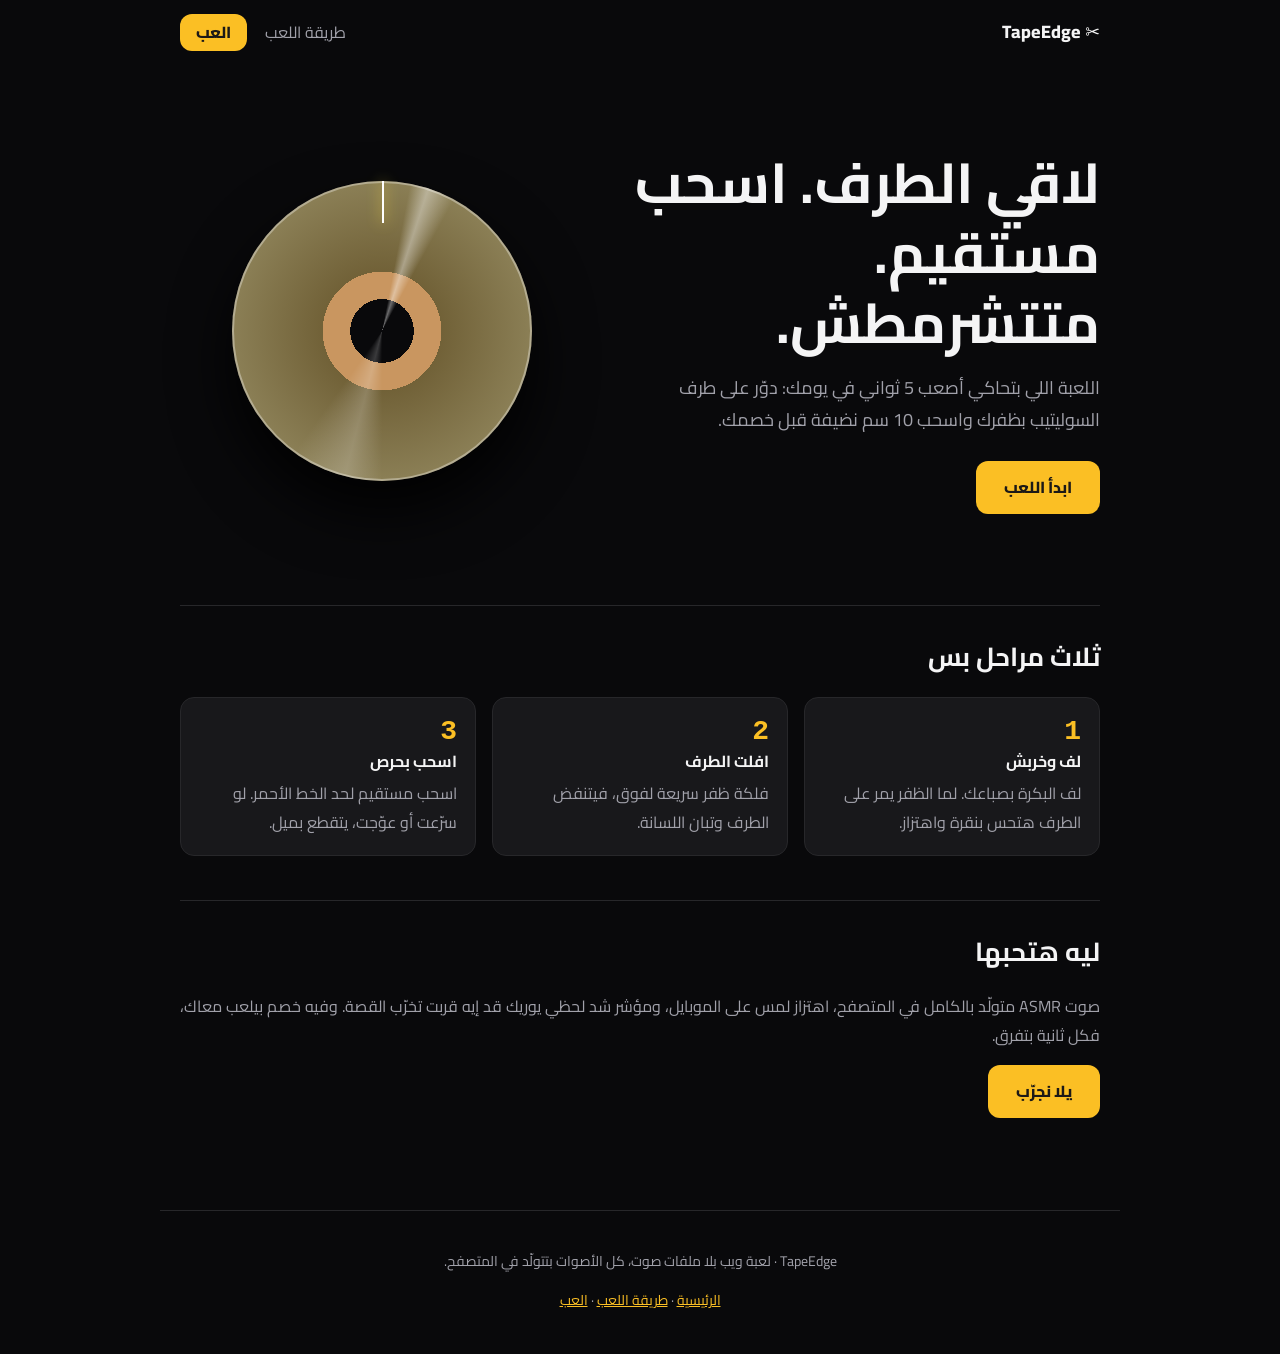
<file: index.html>
<!DOCTYPE html>
<html lang="ar" dir="rtl"><head><meta charset="utf-8">
<meta name="viewport" content="width=device-width, initial-scale=1, viewport-fit=cover">
<title>TapeEdge – حرب طرف السوليتيب</title><meta name="description" content="سباق ثنائي: لاقي طرف السوليتيب واسحب 10 سم مستقيمة قبل خصمك.">
<link href="https://fonts.googleapis.com/css2?family=Cairo:wght@500;800&display=swap" rel="stylesheet"><link rel="stylesheet" href="css/site.css"></head>
<body><header class="top"><a class="brand" href="index.html">✂ TapeEdge</a><nav><a href="how-to-play.html">طريقة اللعب</a><a class="cta sm" href="play.html">العب</a></nav></header><main>
<div class="hero"><div><h1>لاقي الطرف. اسحب مستقيم. متتشرمطش.</h1>
<p>اللعبة اللي بتحاكي أصعب 5 ثواني في يومك: دوّر على طرف السوليتيب بظفرك واسحب 10 سم نضيفة قبل خصمك.</p>
<a class="cta" href="play.html">ابدأ اللعب</a></div><div class="roll" role="img" aria-label="بكرة سوليتيب"><i></i></div></div>
<section><h2>ثلاث مراحل بس</h2><ol class="steps">
<li><b>لف وخربش</b><span>لف البكرة بصباعك. لما الظفر يمر على الطرف هتحس بنقرة واهتزاز.</span></li>
<li><b>افلت الطرف</b><span>فلكة ظفر سريعة لفوق، فيتنفض الطرف وتبان اللسانة.</span></li>
<li><b>اسحب بحرص</b><span>اسحب مستقيم لحد الخط الأحمر. لو سرّعت أو عوّجت، يتقطع بميل.</span></li></ol></section>
<section><h2>ليه هتحبها</h2><p class="dim">صوت ASMR متولّد بالكامل في المتصفح، اهتزاز لمس على الموبايل، ومؤشر شد لحظي يوريك قد إيه قربت تخرّب القصة. وفيه خصم بيلعب معاك، فكل ثانية بتفرق.</p>
<p><a class="cta" href="play.html">يلا نجرّب</a></p></section></main><footer><p>TapeEdge · لعبة ويب بلا ملفات صوت، كل الأصوات بتتولّد في المتصفح.</p><p><a href="index.html">الرئيسية</a> · <a href="how-to-play.html">طريقة اللعب</a> · <a href="play.html">العب</a></p></footer></body></html>
</file>
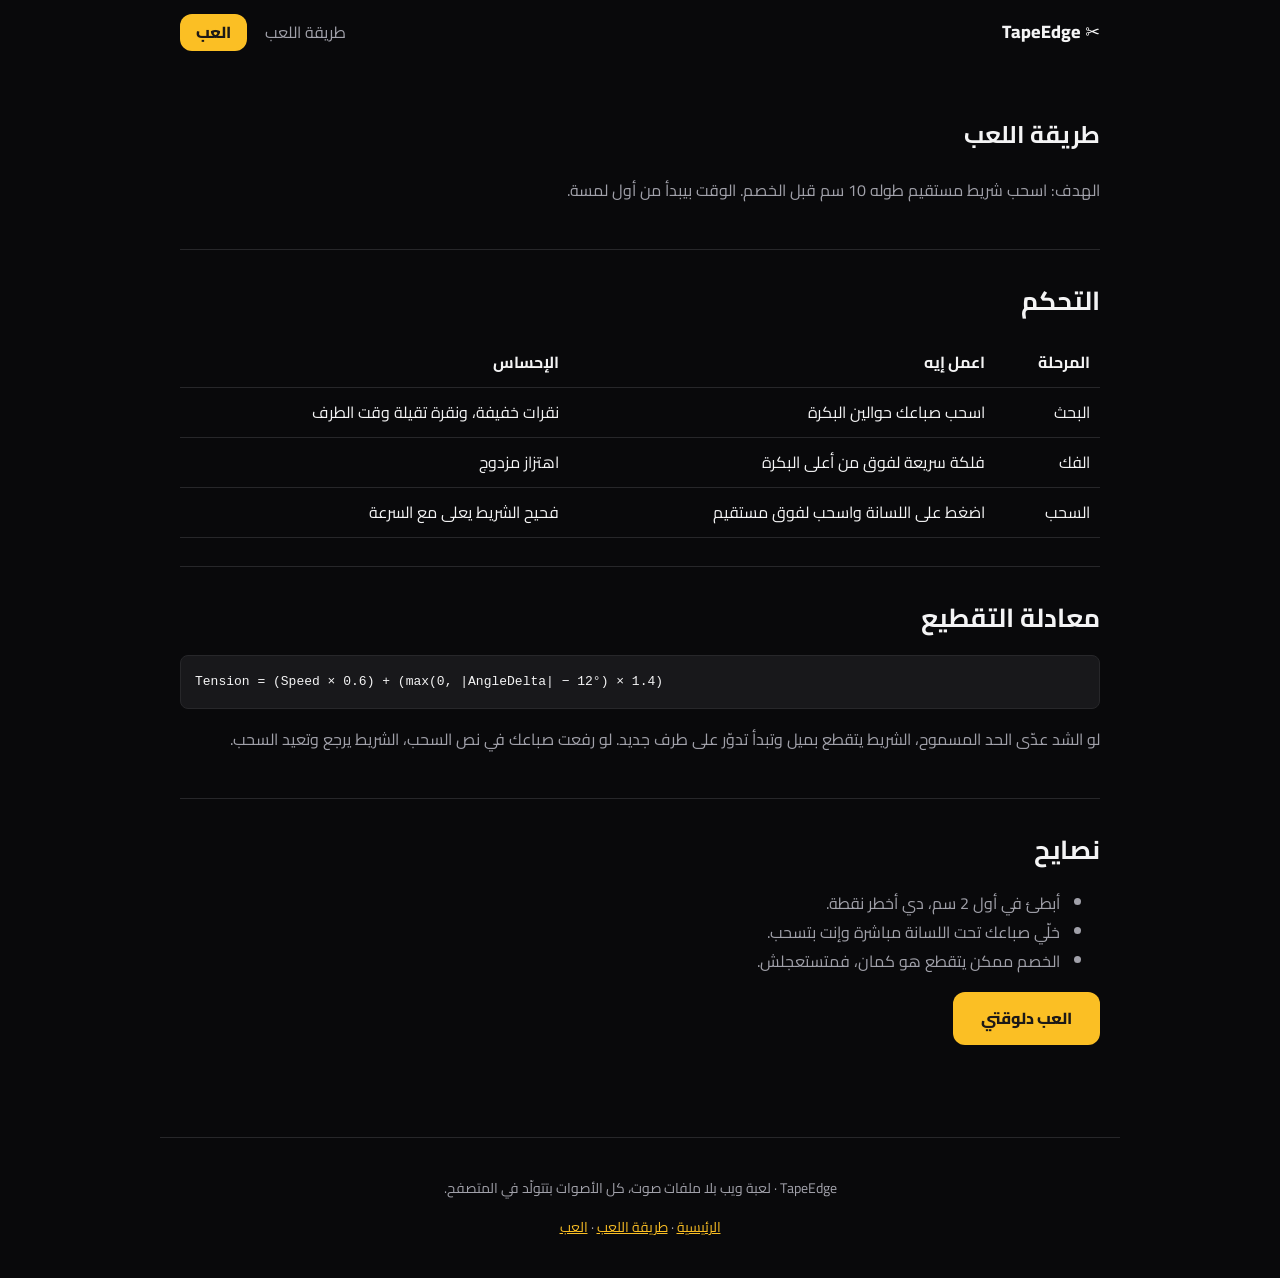
<file: how-to-play.html>
<!DOCTYPE html>
<html lang="ar" dir="rtl"><head><meta charset="utf-8">
<meta name="viewport" content="width=device-width, initial-scale=1, viewport-fit=cover">
<title>طريقة اللعب – TapeEdge</title><meta name="description" content="التحكم، معادلة الشد، ونصايح لسحب شريط نضيف.">
<link href="https://fonts.googleapis.com/css2?family=Cairo:wght@500;800&display=swap" rel="stylesheet"><link rel="stylesheet" href="css/site.css"></head>
<body><header class="top"><a class="brand" href="index.html">✂ TapeEdge</a><nav><a href="how-to-play.html">طريقة اللعب</a><a class="cta sm" href="play.html">العب</a></nav></header><main>
<section style="border:0"><h1>طريقة اللعب</h1><p class="dim">الهدف: اسحب شريط مستقيم طوله 10 سم قبل الخصم. الوقت بيبدأ من أول لمسة.</p></section>
<section><h2>التحكم</h2><div class="scroll"><table><tr><th>المرحلة</th><th>اعمل إيه</th><th>الإحساس</th></tr>
<tr><td>البحث</td><td>اسحب صباعك حوالين البكرة</td><td>نقرات خفيفة، ونقرة تقيلة وقت الطرف</td></tr>
<tr><td>الفك</td><td>فلكة سريعة لفوق من أعلى البكرة</td><td>اهتزاز مزدوج</td></tr>
<tr><td>السحب</td><td>اضغط على اللسانة واسحب لفوق مستقيم</td><td>فحيح الشريط يعلى مع السرعة</td></tr></table></div></section>
<section><h2>معادلة التقطيع</h2><pre>Tension = (Speed × 0.6) + (max(0, |AngleDelta| − 12°) × 1.4)</pre>
<p class="dim">لو الشد عدّى الحد المسموح، الشريط يتقطع بميل وتبدأ تدوّر على طرف جديد. لو رفعت صباعك في نص السحب، الشريط يرجع وتعيد السحب.</p></section>
<section><h2>نصايح</h2><ul class="dim"><li>أبطئ في أول 2 سم، دي أخطر نقطة.</li><li>خلّي صباعك تحت اللسانة مباشرة وإنت بتسحب.</li><li>الخصم ممكن يتقطع هو كمان، فمتستعجلش.</li></ul>
<p><a class="cta" href="play.html">العب دلوقتي</a></p></section></main><footer><p>TapeEdge · لعبة ويب بلا ملفات صوت، كل الأصوات بتتولّد في المتصفح.</p><p><a href="index.html">الرئيسية</a> · <a href="how-to-play.html">طريقة اللعب</a> · <a href="play.html">العب</a></p></footer></body></html>
</file>
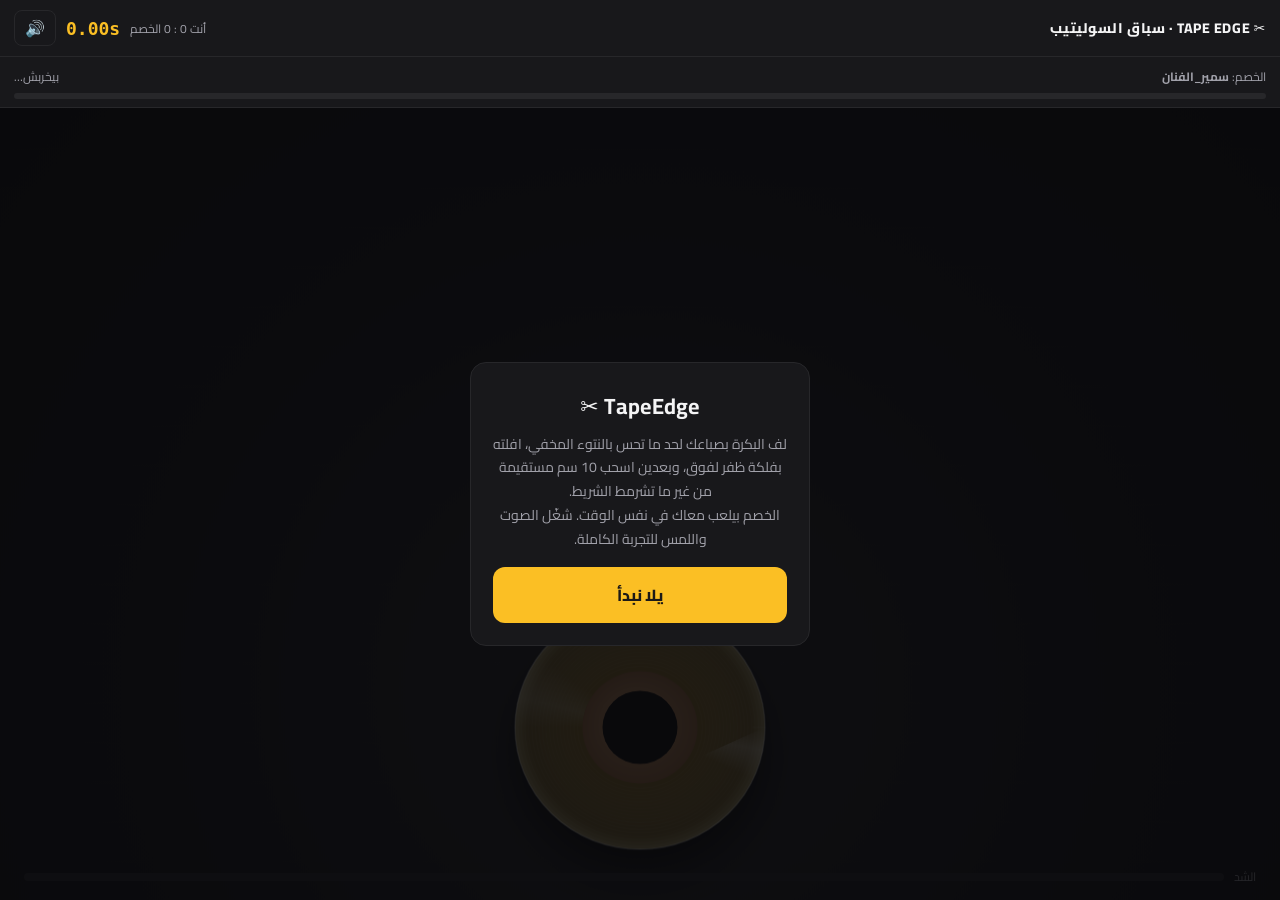
<file: play.html>
<!DOCTYPE html>
<html lang="ar" dir="rtl"><head><meta charset="utf-8">
<meta name="viewport" content="width=device-width, initial-scale=1, viewport-fit=cover">
<title>العب – TapeEdge</title><meta name="description" content="سباق ثنائي لإيجاد طرف السوليتيب وسحب 10 سم مستقيمة.">
<link href="https://fonts.googleapis.com/css2?family=Cairo:wght@500;800&display=swap" rel="stylesheet"><link rel="stylesheet" href="css/game.css"></head>
<body>
<header>
  <h1><a href="index.html" style="color:inherit;text-decoration:none">✂ TAPE EDGE · سباق السوليتيب</a></h1>
  <div style="display:flex;gap:10px;align-items:center"><span id="score">أنت 0 : 0 الخصم</span><span id="time">0.00s</span><button id="mute" aria-label="الصوت">🔊</button></div>
</header>
<div id="opp"><div class="row"><span>الخصم: <b id="oName">سمير_الفنان</b></span><span id="oState">بيخربش…</span></div><div id="oBar"><div id="oFill"></div></div></div>
<div id="stage">
  <canvas id="cv"></canvas>
  <div id="hint"></div>
  <div id="toast"></div>
  <div id="gauge"><span>الشد</span><div id="gBar"><div id="gFill"></div></div></div>
  <div id="flash"></div>
  <div id="ov"><div id="card"><h2 id="oT"></h2><p id="oP"></p><button id="go">ابدأ</button></div></div>
</div>
<script src="js/game.js"></script></body></html>
</file>
<file: css/site.css>
:root{--bg:#09090b;--panel:#18181b;--line:#27272a;--ink:#f4f4f5;--dim:#a1a1aa;--amber:#fbbf24;--ok:#34d399;--bad:#f87171;color-scheme:dark}
*{box-sizing:border-box}
html{scroll-behavior:smooth}
body{margin:0;background:var(--bg);color:var(--ink);font-family:Cairo,system-ui,sans-serif;line-height:1.8;padding:env(safe-area-inset-top,0) 0 env(safe-area-inset-bottom,0)}
a{color:var(--amber)}
.top{display:flex;justify-content:space-between;align-items:center;max-width:960px;margin:0 auto;padding:14px 20px}
.brand{font-weight:800;font-size:18px;color:var(--ink);text-decoration:none}
nav{display:flex;gap:18px;align-items:center}
nav a{color:var(--dim);text-decoration:none}
nav a:hover,nav a:focus-visible{color:var(--ink)}
.cta{display:inline-block;background:var(--amber);color:#1c1917;font-weight:800;text-decoration:none;padding:12px 28px;border-radius:12px}
.cta.sm{padding:4px 16px;color:#1c1917!important}
.cta:focus-visible,a:focus-visible{outline:2px solid #fff;outline-offset:3px}
main{max-width:960px;margin:0 auto;padding:0 20px}
.hero{display:grid;grid-template-columns:1.2fr 1fr;gap:32px;align-items:center;padding:48px 0 56px;min-height:60vh}
.hero h1{font-size:clamp(32px,6vw,56px);line-height:1.25;margin:0 0 14px}
.hero p{color:var(--dim);font-size:18px;max-width:34em;margin:0 0 24px}
.roll{width:min(100%,300px);aspect-ratio:1;margin:auto;border-radius:50%;position:relative;
 background:radial-gradient(circle,#09090b 0 15%,#c99660 15% 28%,rgba(240,205,110,.45) 28%,rgba(255,240,170,.6) 100%);
 box-shadow:0 30px 60px rgba(0,0,0,.9),inset 0 0 0 2px rgba(255,255,255,.35);animation:spin 14s linear infinite}
.roll::after{content:"";position:absolute;inset:0;border-radius:50%;background:conic-gradient(transparent 0 3%,rgba(255,255,255,.4) 5%,transparent 8% 50%,rgba(255,255,255,.2) 54%,transparent 60%)}
.roll i{position:absolute;top:0;left:50%;width:2px;height:14%;background:#fff;box-shadow:0 0 14px #fde047}
@keyframes spin{to{transform:rotate(360deg)}}
@media (prefers-reduced-motion:reduce){.roll{animation:none}}
section{padding:28px 0;border-top:1px solid var(--line)}
h2{font-size:26px;margin:0 0 14px}
.steps{display:grid;grid-template-columns:repeat(3,1fr);gap:16px;padding:0;list-style:none;counter-reset:s}
.steps li{counter-increment:s;background:var(--panel);border:1px solid var(--line);border-radius:14px;padding:18px}
.steps li::before{content:counter(s);display:block;font:800 28px ui-monospace,monospace;color:var(--amber)}
.steps b{display:block;margin-bottom:4px}.steps span,.dim{color:var(--dim)}
code,pre{direction:ltr;background:var(--panel);border:1px solid var(--line);border-radius:8px;padding:2px 8px}
pre{padding:14px;overflow-x:auto;text-align:left}
table{width:100%;border-collapse:collapse}th,td{padding:10px;border-bottom:1px solid var(--line);text-align:start}
.scroll{overflow-x:auto}
footer{max-width:960px;margin:48px auto 0;padding:24px 20px;border-top:1px solid var(--line);color:var(--dim);font-size:14px;text-align:center}
@media (max-width:720px){.hero{grid-template-columns:1fr;text-align:center;padding-top:24px}.hero p{margin-inline:auto}.steps{grid-template-columns:1fr}}
</file>
<file: css/game.css>
:root{--bg:#09090b;--panel:#18181b;--line:#27272a;--ink:#f4f4f5;--dim:#a1a1aa;--amber:#fbbf24;--ok:#34d399;--bad:#f87171;color-scheme:dark;box-sizing:border-box;padding-top:env(safe-area-inset-top,0px);padding-bottom:env(safe-area-inset-bottom,0px)}
*{box-sizing:border-box}
html,body{height:100%;margin:0;background:var(--bg);color:var(--ink);font-family:Cairo,system-ui,sans-serif;overscroll-behavior:none}
body{display:flex;flex-direction:column;user-select:none;-webkit-user-select:none;touch-action:none}
header{display:flex;justify-content:space-between;align-items:center;padding:10px 14px;border-bottom:1px solid var(--line);background:var(--panel)}
h1{font-size:14px;margin:0;font-weight:800;letter-spacing:.04em}
#time{font:800 18px ui-monospace,monospace;color:var(--amber);direction:ltr}
button{font:inherit;cursor:pointer}
#mute{background:none;border:1px solid var(--line);color:var(--dim);border-radius:8px;padding:2px 10px}
#opp{padding:8px 14px;background:var(--panel);border-bottom:1px solid var(--line);font-size:12px;color:var(--dim)}
#opp .row{display:flex;justify-content:space-between;margin-bottom:5px}
#oBar{height:6px;background:var(--line);border-radius:3px;overflow:hidden}
#oFill{height:100%;width:0;background:var(--dim);transition:width .25s,background .2s}
#oFill.snap{background:var(--bad)}
#stage{position:relative;flex:1;min-height:0}
canvas{position:absolute;inset:0;width:100%;height:100%;touch-action:none}
#hint{position:absolute;top:10px;inset-inline:0;text-align:center;font-weight:800;font-size:14px;pointer-events:none;padding:0 16px}
#gauge{position:absolute;bottom:12px;inset-inline:24px;display:flex;align-items:center;gap:10px;font-size:12px;color:var(--dim);pointer-events:none}
#gBar{flex:1;height:8px;background:var(--line);border-radius:4px;overflow:hidden}
#gFill{height:100%;width:0;background:var(--ok)}
#flash{position:absolute;inset:0;background:var(--bad);opacity:0;pointer-events:none;transition:opacity .5s}
#toast{position:absolute;top:44px;inset-inline:16px;text-align:center;font-weight:800;color:var(--bad);opacity:0;transition:opacity .3s;pointer-events:none}
#ov{position:absolute;inset:0;display:none;align-items:center;justify-content:center;background:rgba(9,9,11,.82);padding:24px;text-align:center}
#ov.on{display:flex}
#card{max-width:340px;width:100%;background:var(--panel);border:1px solid var(--line);border-radius:16px;padding:22px}
#card h2{margin:0 0 6px;font-size:22px}
#card p{margin:0 0 16px;color:var(--dim);line-height:1.7;font-size:14px}
#go{width:100%;padding:13px;border:0;border-radius:12px;background:var(--amber);color:#1c1917;font-weight:800;font-size:16px}
#score{font-size:12px;color:var(--dim)}
</file>
